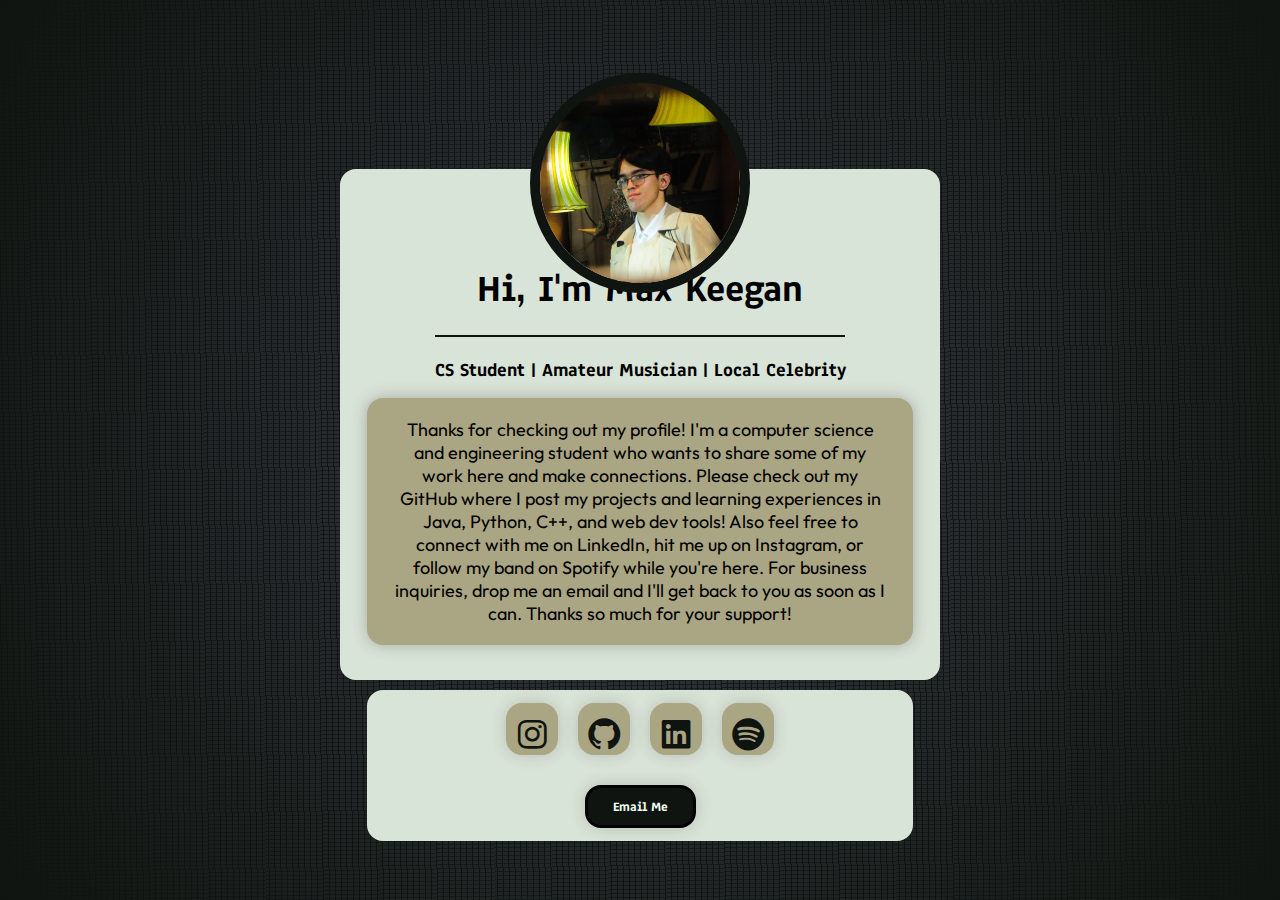
<file: index.html>
<!DOCTYPE html>
<html>
<head>
    <title>M. Keegan | Personal Portfolio</title>
    <meta name="description" content="Personal Projects and Contact Information" />
    <meta name="viewport" content="width=device-width, initial-scale=1.0">
    <link rel="stylesheet" href="styles.css" />
    <link href='https://unpkg.com/boxicons@2.1.4/css/boxicons.min.css' rel='stylesheet'>
    <script type="text/javascript" src="scripts.js"></script>
</head>
<body>
    <div class="cardwrapper">
        <img class="cardimg" src="maxportfoliopfp.JPG" alt="pfp">

        <div class="maincard">
            <div class="content">
                 <h1 class="title">Hi, I'm Max Keegan</h1>
                 <hr>
                 <h2 class="role">CS Student | Amateur Musician | Local Celebrity</h2>
                <p class="about">Thanks for checking out my profile! I'm a computer science and engineering student who wants to share some of my work here
                                and make connections. Please check out my GitHub where I post my projects and learning experiences in Java, Python, C++, and web dev tools!
                                Also feel free to connect with me on LinkedIn, hit me up on Instagram, or follow my band on Spotify while you're here. For business inquiries,
                                drop me an email and I'll get back to you as soon as I can. Thanks so much for your support!
                </p>
            </div>
        </div>

        <div class="footer">
            <div class="icons">
                <a href="https://www.instagram.com/general._.maximus/" target="_blank"><i class='bx bxl-instagram'></i></a>
                <a href="https://github.com/MaxxaK" target="_blank"><i class='bx bxl-github' ></i></a>
                <a href="https://www.linkedin.com/in/maximus-keegan-36507231b" target="_blank"><i class='bx bxl-linkedin-square' ></i></a>
                <a href="https://open.spotify.com/artist/6It846s53AS49uPfKwd1TJ?si=veevGZURS6yhuB5JC02A-A" target="_blank"><i class='bx bxl-spotify' ></i></a>
            </div>
        <button class="contactme" onclick="openEmailDraft()">Email Me</button>
        </div>
    </div>
</body>
</html>
</file>
<file: styles.css>
@import url('https://fonts.googleapis.com/css2?family=Anaheim:wght@400..800&family=Outfit:wght@100..900&display=swap');

:root {
    --night: hsla(132, 14%, 7%, 1);
    --eerie-black: hsla(41, 24%, 13%, 1);
    --drab-dark-brown: hsla(39, 40%, 23%, 1);
    --chamoisee: hsla(38, 40%, 44%, 1);
    --sage: hsla(53, 19%, 59%, 1);
    --apple-green: hsla(64, 54%, 42%, 1);
    --honeydew: hsla(115, 18%, 87%, 1);
}

body {
  will-change: background-position;
  margin: 0;
  padding: 0;
  display: flex;
  justify-content: center;
  align-items: center;
  height: 100vh;

  background-color: var(--night);
  background-size: 100% 100%;
  background-repeat: repeat;

  background-image: radial-gradient(circle at center center, rgba(217,228,216, 0),rgb(15,20,16)),
  linear-gradient(135deg, rgba(40,30,50,0.2), transparent),
  repeating-linear-gradient(179deg, rgba(13,21,31,0.8) 0px, rgba(13,21,31,0.6) 1px,transparent 1px, transparent 4px),
  repeating-linear-gradient(89deg, rgb(57,61,64) 0px, rgb(57, 61, 64) 5px,transparent 5px, transparent 6px),
  linear-gradient(134deg, rgb(15,20,16),rgb(15,20,16));
}

.card-wrapper {
    position: relative;
    display: flex;
    justify-content: center;
    align-items: center;
    flex-direction: column;
    width: 100%;
    max-width: 600px;
  }

.maincard {
    position: relative;
    border-radius: 16px;
    width: clamp(300px, 60vw, 600px);
    height: auto;
    min-height: 350px;
    max-height: 90vh;
    padding: 2rem 1.5rem 2rem 1.5rem;
    margin-top: calc(20vw * 0.55);
    box-sizing: border-box;
    z-index: 1;
    overflow: hidden;
    background-color: var(--honeydew);
    border: 3px solid var(--honeydew);
}

.cardimg {
    position: absolute;
    left: 50%;
    transform: translateX(-50%) translateY(20%);
    width: 20vw;
    max-width: 200px;
    height: auto;
    max-height: 20vw;
    aspect-ratio: 1;
    border-radius: 50%;
    border: 10px solid var(--night);
    object-fit: cover;
    z-index: 2;
}

.content {
    position: relative;
    padding-top: 60px;
    display: flex;
    flex-direction: column;
    gap: 1rem;
    text-align: center;
    width: 100%;
    z-index: 3;
  }

.content h1 {
    margin: 0;
    font-family: "Anaheim";
    font-size: clamp(30px, 3vw, 100px);
    z-index: 3;
}

.content hr {
    border: none;
    border-top: 2px solid var(--night);
    width: 75%;
    margin: 0.3rem auto;
    z-index: 3;
}

.content h2 {
    margin: 0;
    font-family: "Anaheim";
    font-size: clamp(15px, 1.5vw, 80px);
}

.content p {
    margin: 0;
    font-family: "Outfit";
    padding-right: 5%;
    padding-left: 5%;
    padding-top: 20px;
    padding-bottom: 20px;
    font-size: clamp(14px, 2vw, 18px);
    background-color: var(--sage);
    border-radius: 16px;
    box-shadow: hsla(41, 24%, 13%, 0.3) 0px 0px 16px;
}

.footer {
    display: flex;
    flex-direction: column;
    align-items: center;
    margin: 10px auto;
    margin-bottom: 30px;
    width: 80%;
    height: auto;
    padding-right: 5%;
    padding-left: 5%;
    padding-top: 10px;
    padding-bottom: 10px;
    font-size: medium;
    background-color: var(--honeydew);
    border: 3px solid var(--honeydew);
    border-radius: 16px;
}

.footer i {
    padding-right: 5px;
    padding-left: 5px;
    padding-top: 10px;
    font-size: clamp(30px, 3vw, 50px);
    color: var(--night);
    background-color: var(--sage);
    border: 2px solid var(--sage);
    border-radius: 16px;
    cursor: pointer;
    box-shadow: hsla(41, 24%, 13%, 0.2) 0px 0px 16px;
    transition: all 0.2s ease;
}

.footer i:hover{
    color: var(--honeydew);
    background-color: var(--night);
    border: 2px solid var(--night);
}

.footer .icons {
    display: flex;
    justify-content: center;
    gap: 20px;
    flex-wrap: wrap;
    padding-bottom: 0;
}

.footer button {
    margin-top: 30px;
    background-color: var(--night);
    color: honeydew;
    padding: 10px 25px;
    border: 3px solid black;
    border-radius: 16px;
    cursor: pointer;
    font-family: "Anaheim";
    font-weight: bold;
    box-shadow: hsla(41, 24%, 13%, 0.2) 0px 0px 16px;
    transition: all 0.3s ease;
}

.footer button:hover {
    background-color: var(--eerie-black);
    color: white;
}

@media (max-width: 768px) {
    body {
      flex-direction: column;
      align-items: flex-start;
      height: auto;
      padding: 1rem 0;
      overflow-x: hidden;
    }
  
    .card-wrapper {
      flex-direction: column;
      padding: 0 1rem;
    }
  
    .maincard {
      width: 95%;
      padding: 1.5rem 1rem;
      margin-top: 130px;
      max-height: none;
    }
  
    .cardimg {
      width: 35vw;
      max-width: 120px;
      transform: translateX(-50%) translateY(10%);
      border-width: 6px;
    }
  
    .content h1 {
      font-size: 7vw;
    }
  
    .content h2 {
      font-size: 4vw;
    }
  
    .content p {
      font-size: 4vw;
      padding: 1rem;
    }
  
    .footer {
      width: 90%;
      padding: 1rem;
    }
  
    .footer i {
      font-size: 8vw;
      padding: 0.5rem;
    }
  
    .footer button {
      font-size: 4vw;
      padding: 0.8rem;
      width: 100%;
    }
  }
</file>
